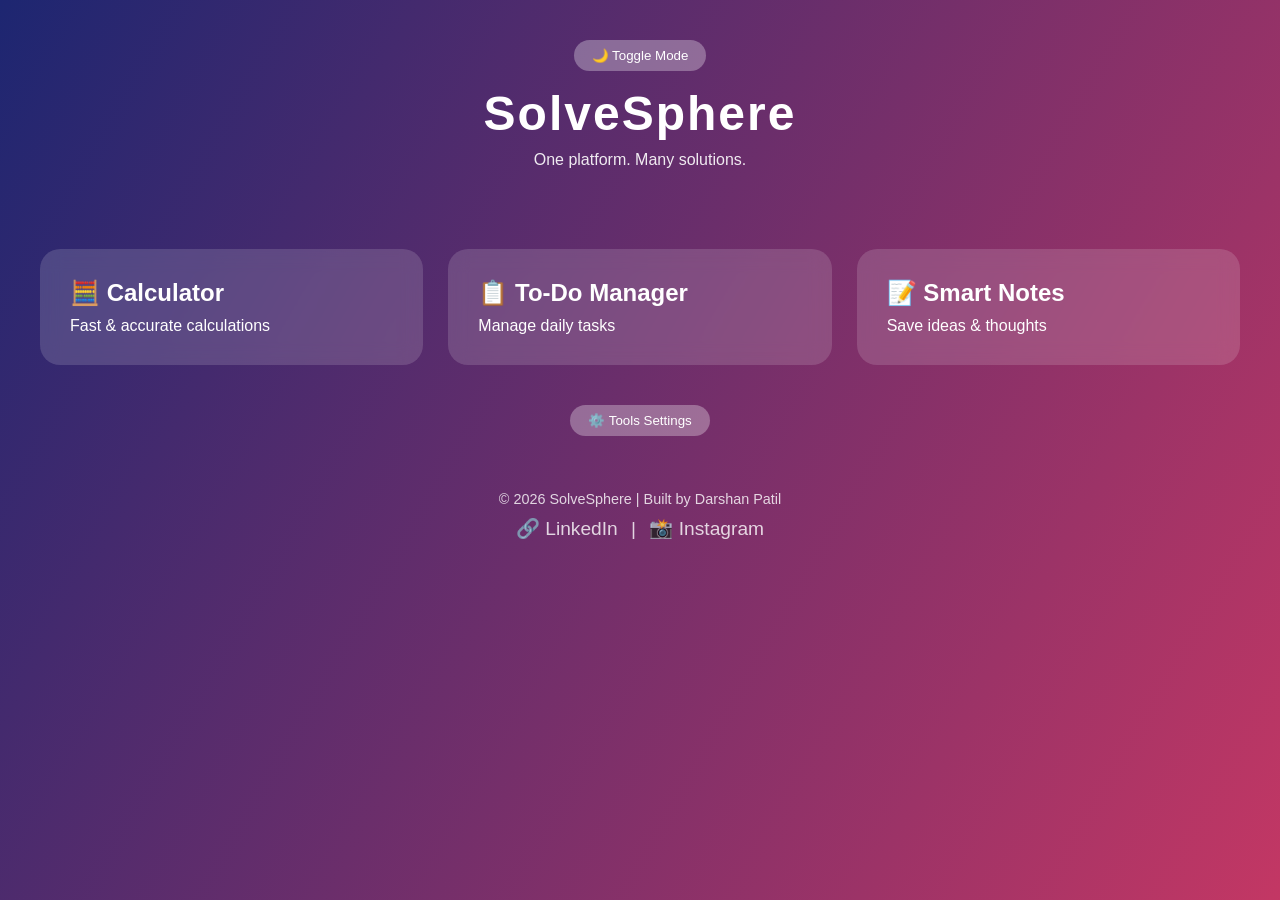
<file: index.html>
<!DOCTYPE html>
<html lang="en">
<head>
    <meta charset="UTF-8">
    <title>SolveSphere | Smart Problem Solver</title>
    <meta name="viewport" content="width=device-width, initial-scale=1.0">

    <!-- CSS -->
    <link rel="stylesheet" href="style.css">
</head>
<body>

<!-- ================= HEADER ================= -->
<header>
    <button onclick="toggleTheme()" class="theme-btn">🌙 Toggle Mode</button>
    <h1>SolveSphere</h1>
    <p>One platform. Many solutions.</p>
</header>

<!-- ================= MAIN DASHBOARD ================= -->
<section class="dashboard">

    <div class="card" onclick="openTool('calculator')">
        <h2>🧮 Calculator</h2>
        <p>Fast & accurate calculations</p>
    </div>

    <div class="card" onclick="openTool('todo')">
        <h2>📋 To-Do Manager</h2>
        <p>Manage daily tasks</p>
    </div>

    <div class="card" onclick="openTool('notes')">
        <h2>📝 Smart Notes</h2>
        <p>Save ideas & thoughts</p>
    </div>

</section>

<!-- ================= TOOLS SETTINGS BUTTON ================= -->
<div style="text-align:center; margin-bottom:20px;">
    <button onclick="toggleExtraTools()" class="theme-btn">
        ⚙️ Tools Settings
    </button>
</div>

<!-- ================= EXTRA TOOLS (HIDDEN) ================= -->
<section class="more-tools" id="extraTools">

    <div class="card" onclick="openTool('converter')">
        <h2>🔄 Unit Converter</h2>
        <p>Convert units easily</p>
    </div>

    <div class="card" onclick="openTool('timer')">
        <h2>⏱ Timer</h2>
        <p>Simple countdown timer</p>
    </div>

</section>

<!-- ================= FOOTER ================= -->

<footer>
    <p>© 2026 SolveSphere | Built by Darshan Patil</p>
    <div class="social-links" style="margin-top:10px; font-size:1.2rem;">
        <a href="https://www.linkedin.com/in/darshan-patil-63b217274?utm_source=share&utm_campaign=share_via&utm_content=profile&utm_medium=android_app" target="_blank">🔗 LinkedIn</a> |
        <a href="https://www.instagram.com/_darshan.2301?igsh=MXE4azNpaTZhY2kz" target="_blank">📸 Instagram</a>
    </div>
</footer>

<!-- ================= JAVASCRIPT ================= -->
<script src="script.js"></script>

</body>
</html>
</file>
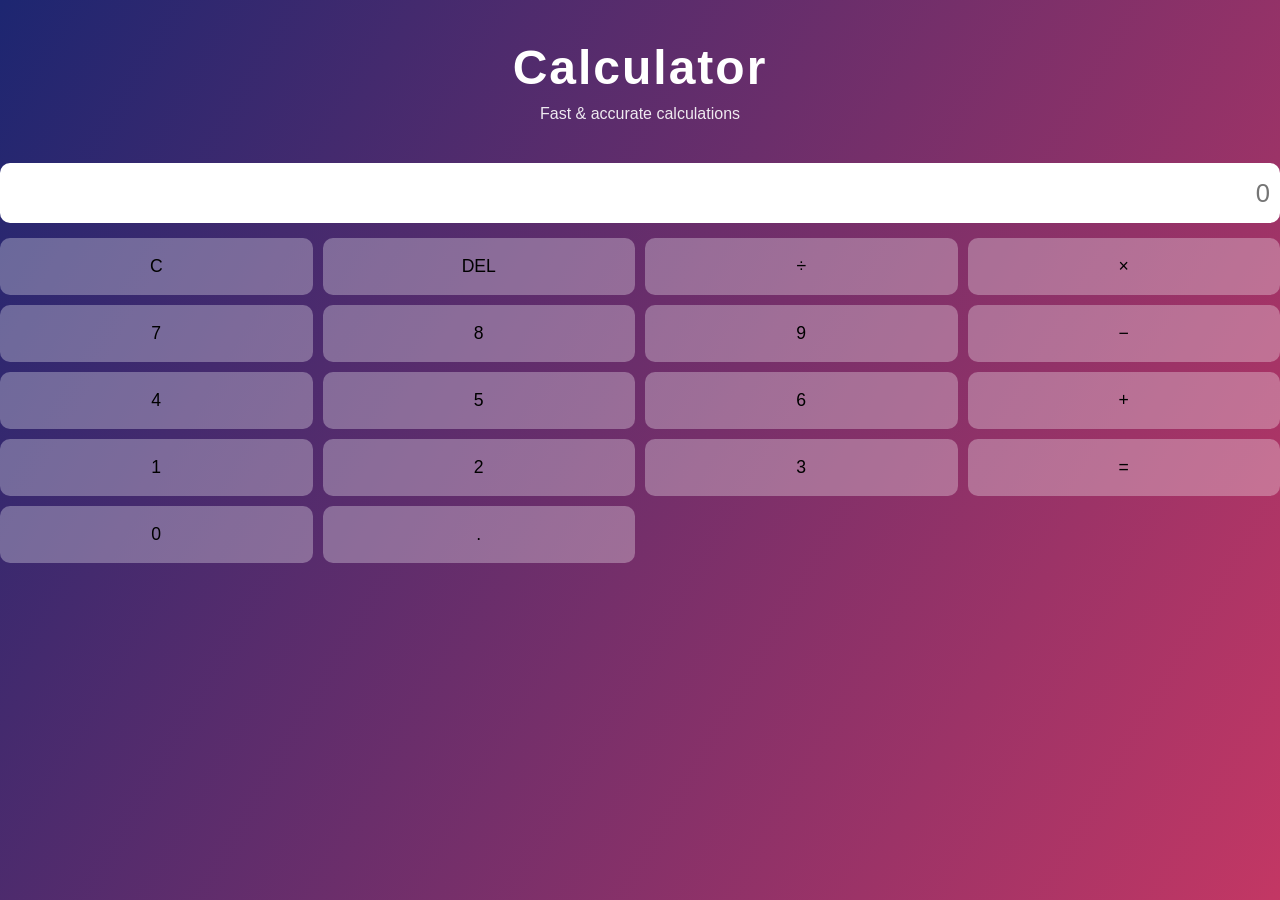
<file: calculator.html>
<!DOCTYPE html>
<html lang="en">
<head>
    <meta charset="UTF-8">
    <title>Calculator | SolveSphere</title>
    <link rel="stylesheet" href="../style.css">
</head>
<body>

<header>
    <h1>Calculator</h1>
    <p>Fast & accurate calculations</p>
</header>

<section class="calculator">

    <input type="text" id="display" placeholder="0" readonly>

    <div class="buttons">
        <button onclick="clearDisplay()">C</button>
        <button onclick="deleteLast()">DEL</button>
        <button onclick="appendValue('/')">÷</button>
        <button onclick="appendValue('*')">×</button>

        <button onclick="appendValue('7')">7</button>
        <button onclick="appendValue('8')">8</button>
        <button onclick="appendValue('9')">9</button>
        <button onclick="appendValue('-')">−</button>

        <button onclick="appendValue('4')">4</button>
        <button onclick="appendValue('5')">5</button>
        <button onclick="appendValue('6')">6</button>
        <button onclick="appendValue('+')">+</button>

        <button onclick="appendValue('1')">1</button>
        <button onclick="appendValue('2')">2</button>
        <button onclick="appendValue('3')">3</button>
        <button onclick="calculate()" class="equal">=</button>

        <button onclick="appendValue('0')" class="zero">0</button>
        <button onclick="appendValue('.')">.</button>
    </div>

</section>

<script src="../script.js"></script>
</body>
</html>
</file>
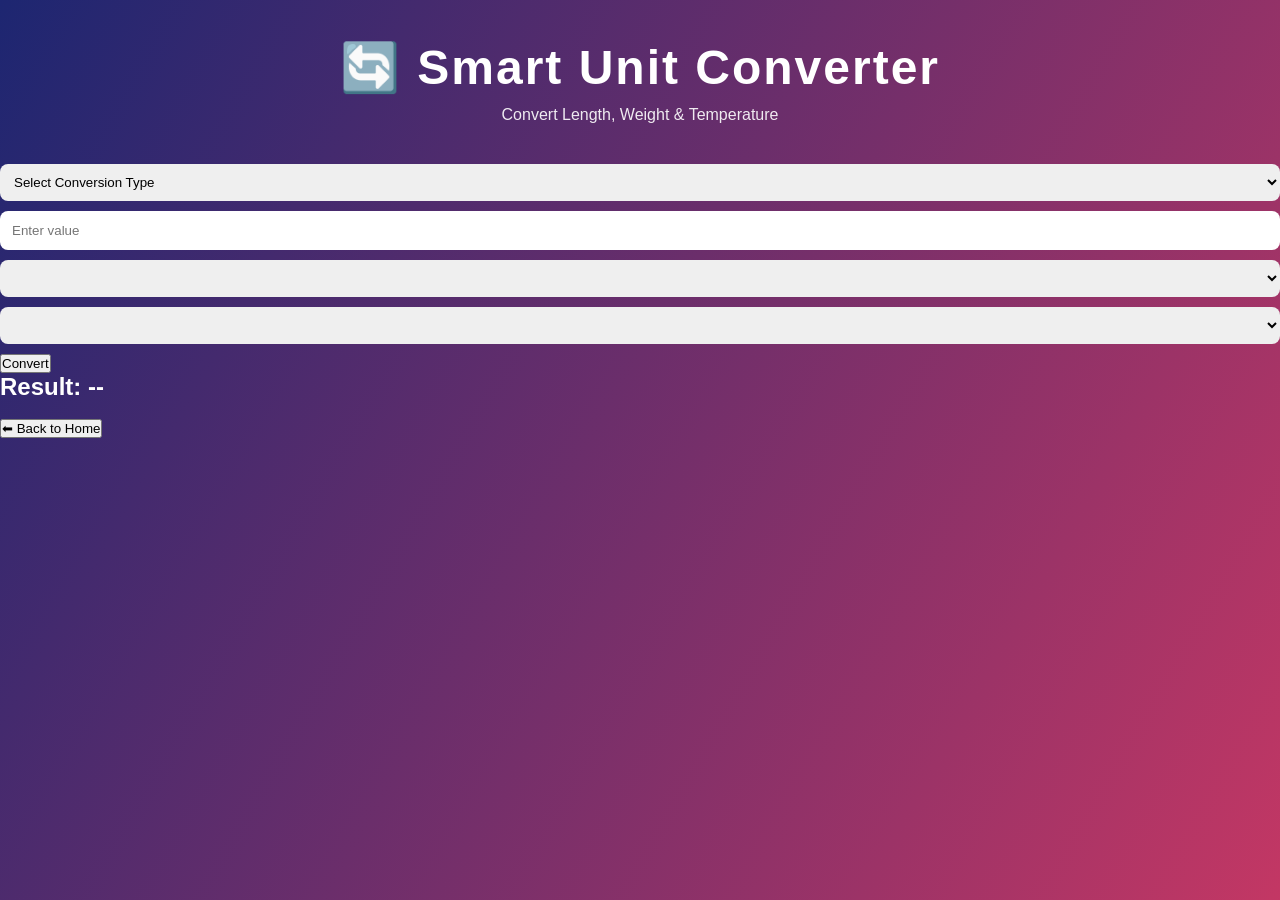
<file: converter.html>
<!DOCTYPE html>
<html lang="en">
<head>
    <meta charset="UTF-8">
    <title>Unit Converter | SolveSphere</title>
    <meta name="viewport" content="width=device-width, initial-scale=1.0">

    <!-- Main site CSS -->
    <link rel="stylesheet" href="../style.css">
</head>
<body>

<header>
    <h1>🔄 Smart Unit Converter</h1>
    <p>Convert Length, Weight & Temperature</p>
</header>

<div class="notes">

    <select id="type" onchange="resetConverter()">
        <option value="">Select Conversion Type</option>
        <option value="length">Length</option>
        <option value="weight">Weight</option>
        <option value="temp">Temperature</option>
    </select>

    <input type="number" id="inputValue" placeholder="Enter value">

    <select id="fromUnit"></select>
    <select id="toUnit"></select>

    <button onclick="convert()">Convert</button>

    <h2 id="result">Result: --</h2>

    <br>
    <button onclick="goHome()">⬅ Back to Home</button>
</div>

<script>
const units = {
    length: {
        meter: 1,
        kilometer: 1000,
        centimeter: 0.01,
        mile: 1609.34
    },
    weight: {
        gram: 1,
        kilogram: 1000,
        pound: 453.592
    }
};

document.getElementById("type").addEventListener("change", loadUnits);

function loadUnits() {
    const type = document.getElementById("type").value;
    const from = document.getElementById("fromUnit");
    const to = document.getElementById("toUnit");

    from.innerHTML = "";
    to.innerHTML = "";

    if (!type) return;

    if (type === "temp") {
        ["Celsius", "Fahrenheit", "Kelvin"].forEach(u => {
            from.add(new Option(u, u));
            to.add(new Option(u, u));
        });
        return;
    }

    for (let unit in units[type]) {
        from.add(new Option(unit, unit));
        to.add(new Option(unit, unit));
    }
}

function convert() {
    const type = document.getElementById("type").value;
    const value = parseFloat(document.getElementById("inputValue").value);
    const from = document.getElementById("fromUnit").value;
    const to = document.getElementById("toUnit").value;

    if (!type || isNaN(value)) {
        alert("Please fill all fields");
        return;
    }

    let result;

    if (type === "temp") {
        result = convertTemp(value, from, to);
    } else {
        result = value * units[type][from] / units[type][to];
    }

    document.getElementById("result").innerText =
        `Result: ${result.toFixed(3)}`;
}

function convertTemp(value, from, to) {
    if (from === to) return value;

    if (from === "Celsius") {
        if (to === "Fahrenheit") return value * 9/5 + 32;
        if (to === "Kelvin") return value + 273.15;
    }

    if (from === "Fahrenheit") {
        if (to === "Celsius") return (value - 32) * 5/9;
        if (to === "Kelvin") return (value - 32) * 5/9 + 273.15;
    }

    if (from === "Kelvin") {
        if (to === "Celsius") return value - 273.15;
        if (to === "Fahrenheit") return (value - 273.15) * 9/5 + 32;
    }
}

function resetConverter() {
    document.getElementById("result").innerText = "Result: --";
    document.getElementById("inputValue").value = "";
}

function goHome() {
    window.location.href = "../index.html";
}
</script>

</body>
</html>
</file>
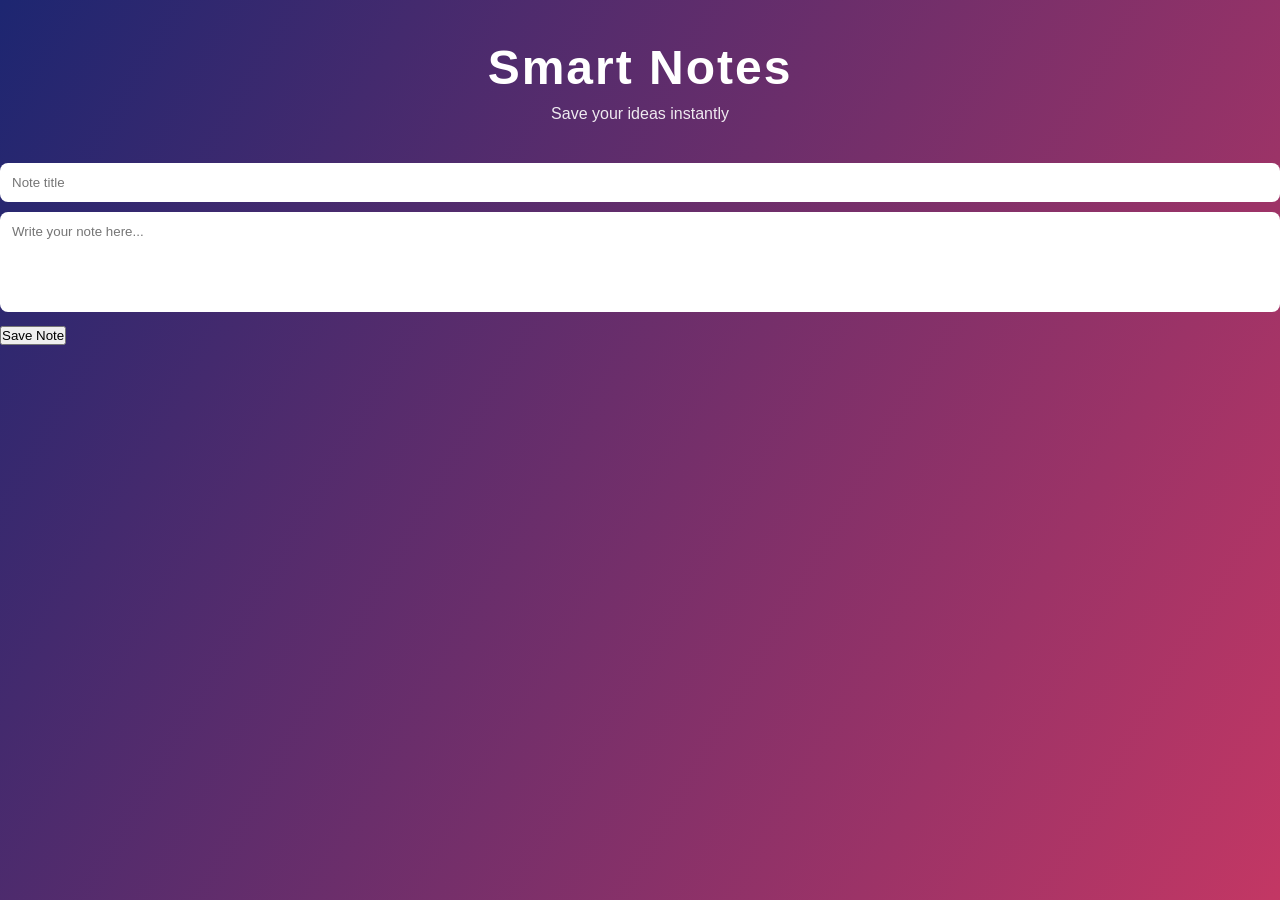
<file: notes.html>
<!DOCTYPE html>
<html lang="en">
<head>
    <meta charset="UTF-8">
    <title>Smart Notes | SolveSphere</title>
    <link rel="stylesheet" href="../style.css">
</head>
<body>

<header>
    <h1>Smart Notes</h1>
    <p>Save your ideas instantly</p>
</header>

<section class="notes">
    <input type="text" id="noteTitle" placeholder="Note title">
    <textarea id="noteText" placeholder="Write your note here..."></textarea>
    <button onclick="saveNote()">Save Note</button>

    <ul id="notesList"></ul>
</section>

<script src="../script.js"></script>
</body>
</html>
</file>
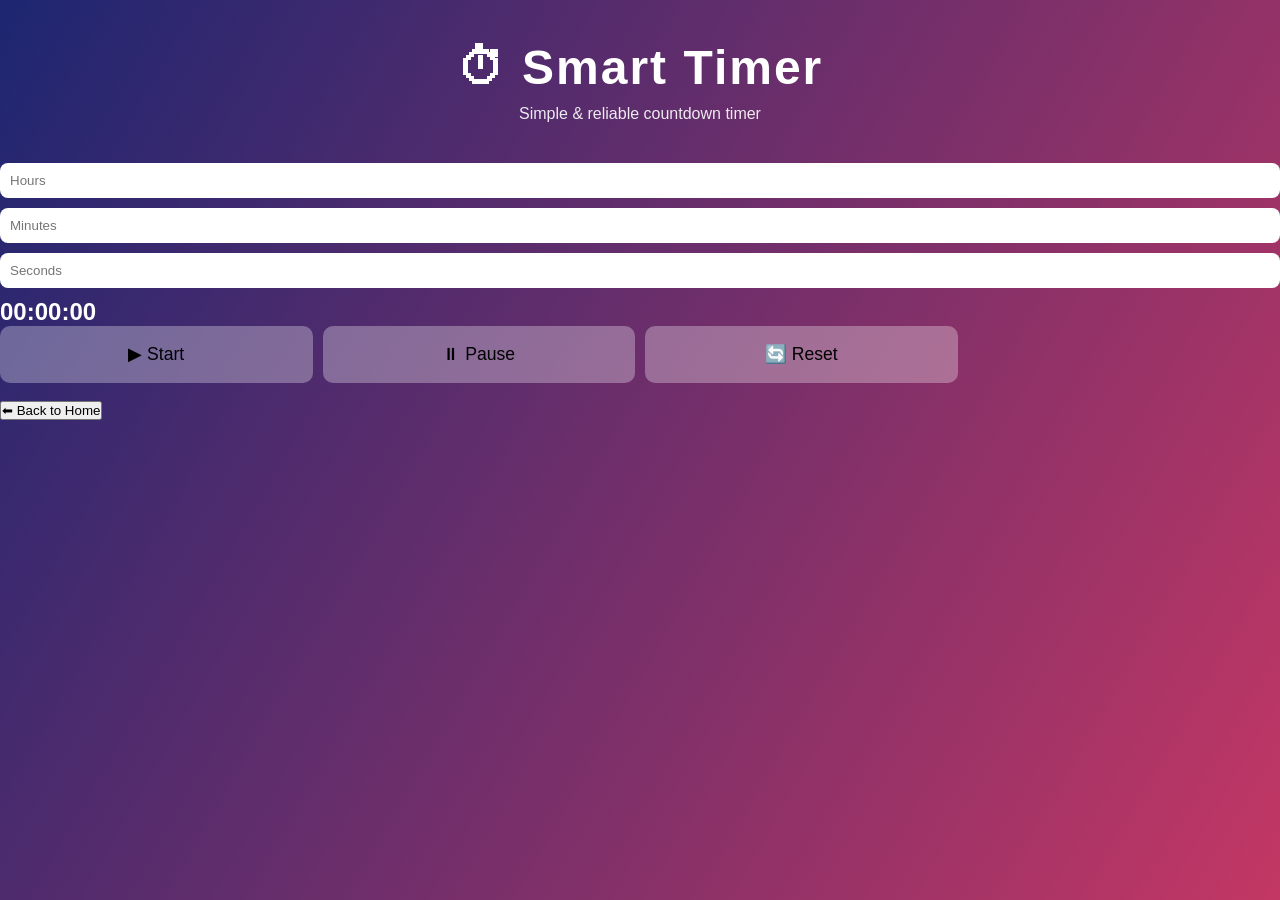
<file: timer.html>
<!DOCTYPE html>
<html lang="en">
<head>
    <meta charset="UTF-8">
    <title>Timer | SolveSphere</title>
    <meta name="viewport" content="width=device-width, initial-scale=1.0">

    <!-- Main site CSS -->
    <link rel="stylesheet" href="../style.css">
</head>
<body>

<header>
    <h1>⏱ Smart Timer</h1>
    <p>Simple & reliable countdown timer</p>
</header>

<div class="calculator">

    <input type="number" id="hours" placeholder="Hours" min="0">
    <input type="number" id="minutes" placeholder="Minutes" min="0" max="59">
    <input type="number" id="seconds" placeholder="Seconds" min="0" max="59">

    <h2 id="timeDisplay">00:00:00</h2>

    <div class="buttons">
        <button onclick="startTimer()">▶ Start</button>
        <button onclick="pauseTimer()">⏸ Pause</button>
        <button onclick="resetTimer()">🔄 Reset</button>
    </div>

    <br>
    <button onclick="goHome()">⬅ Back to Home</button>
</div>

<script>
let totalSeconds = 0;
let timer = null;

function startTimer() {
    if (timer) return;

    if (totalSeconds === 0) {
        const h = parseInt(document.getElementById("hours").value) || 0;
        const m = parseInt(document.getElementById("minutes").value) || 0;
        const s = parseInt(document.getElementById("seconds").value) || 0;
        totalSeconds = h * 3600 + m * 60 + s;
    }

    if (totalSeconds <= 0) {
        alert("Please enter time first");
        return;
    }

    timer = setInterval(() => {
        totalSeconds--;
        updateDisplay();

        if (totalSeconds <= 0) {
            clearInterval(timer);
            timer = null;
            alert("⏰ Time's up!");
        }
    }, 1000);
}

function pauseTimer() {
    clearInterval(timer);
    timer = null;
}

function resetTimer() {
    pauseTimer();
    totalSeconds = 0;
    updateDisplay();
    document.getElementById("hours").value = "";
    document.getElementById("minutes").value = "";
    document.getElementById("seconds").value = "";
}

function updateDisplay() {
    let h = Math.floor(totalSeconds / 3600);
    let m = Math.floor((totalSeconds % 3600) / 60);
    let s = totalSeconds % 60;

    document.getElementById("timeDisplay").innerText =
        String(h).padStart(2, "0") + ":" +
        String(m).padStart(2, "0") + ":" +
        String(s).padStart(2, "0");
}

function goHome() {
    window.location.href = "../index.html";
}
</script>

</body>
</html>
</file>
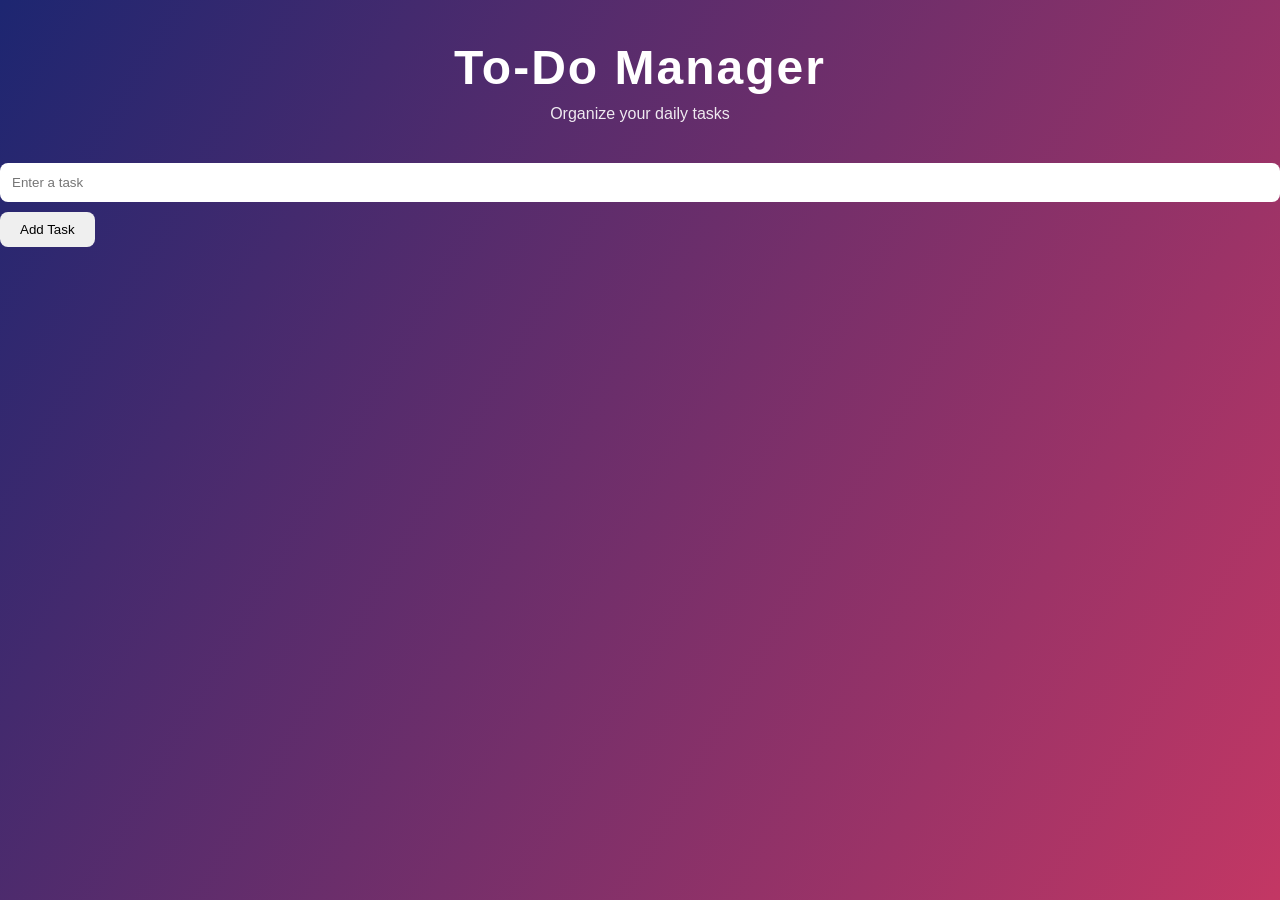
<file: todo.html>
<!DOCTYPE html>
<html lang="en">
<head>
    <meta charset="UTF-8">
    <title>To-Do Manager | SolveSphere</title>
    <link rel="stylesheet" href="../style.css">
</head>
<body>

<header>
    <h1>To-Do Manager</h1>
    <p>Organize your daily tasks</p>
</header>

<section class="todo">
    <input type="text" id="taskInput" placeholder="Enter a task">
    <button onclick="addTask()">Add Task</button>

    <ul id="taskList"></ul>
</section>

<script src="../script.js"></script>
</body>
</html>
</file>
<file: style.css>
/* ===============================
   GLOBAL RESET
================================ */
* {
    margin: 0;
    padding: 0;
    box-sizing: border-box;
    font-family: "Segoe UI", sans-serif;
}

body {
    background: linear-gradient(120deg, #1d2671, #c33764);
    min-height: 100vh;
    color: #fff;
    transition: background 0.3s, color 0.3s;
}

/* ===============================
   HEADER
================================ */
header {
    text-align: center;
    padding: 40px 20px;
}

header h1 {
    font-size: 3rem;
    letter-spacing: 2px;
}

header p {
    margin-top: 10px;
    opacity: 0.9;
}

.theme-btn {
    padding: 8px 18px;
    border-radius: 20px;
    border: none;
    cursor: pointer;
    margin-bottom: 15px;
    background: rgba(255,255,255,0.3);
    color: #fff;
}

/* ===============================
   DASHBOARD
================================ */
.dashboard {
    display: grid;
    grid-template-columns: repeat(auto-fit, minmax(250px, 1fr));
    gap: 25px;
    padding: 40px;
}

.card {
    background: rgba(255,255,255,0.15);
    padding: 30px;
    border-radius: 20px;
    cursor: pointer;
    backdrop-filter: blur(10px);
    transition: all 0.3s ease-in-out;
}

.card h2 {
    margin-bottom: 10px;
}

.card:hover {
    transform: translateY(-10px) scale(1.05);
    background: rgba(255,255,255,0.25);
    box-shadow: 0 10px 25px rgba(0,0,0,0.3);
}

.coming {
    opacity: 0.6;
    cursor: not-allowed;
}

/* ===============================
   TOOLS SETTINGS (HIDDEN)
================================ */
.more-tools {
    display: none;
    padding: 40px;
    grid-template-columns: repeat(auto-fit, minmax(250px, 1fr));
    gap: 25px;
}

.more-tools.show {
    display: grid;
}

/* ===============================
   TOOL PAGES COMMON
================================ */
.tool-container {
    max-width: 450px;
    margin: 40px auto;
    padding: 25px;
    background: rgba(255,255,255,0.2);
    border-radius: 20px;
    backdrop-filter: blur(12px);
    text-align: center;
}

.tool-container h2 {
    margin-bottom: 15px;
}

/* ===============================
   CALCULATOR
================================ */
#display {
    width: 100%;
    height: 60px;
    font-size: 1.6rem;
    text-align: right;
    margin-bottom: 15px;
    padding: 10px;
    border-radius: 10px;
    border: none;
}

.buttons {
    display: grid;
    grid-template-columns: repeat(4, 1fr);
    gap: 10px;
}

.buttons button {
    padding: 18px;
    font-size: 1.1rem;
    border-radius: 10px;
    border: none;
    cursor: pointer;
    background: rgba(255,255,255,0.3);
}

.buttons button:hover {
    background: rgba(255,255,255,0.5);
}

/* ===============================
   TODO
================================ */
.todo input {
    width: 100%;
    padding: 12px;
    margin-bottom: 10px;
    border-radius: 8px;
    border: none;
}

.todo button {
    padding: 10px 20px;
    border-radius: 8px;
    border: none;
    cursor: pointer;
}

#taskList {
    list-style: none;
    margin-top: 20px;
}

#taskList li {
    background: rgba(255,255,255,0.3);
    padding: 10px;
    margin-bottom: 8px;
    border-radius: 6px;
    display: flex;
    justify-content: space-between;
}

/* ===============================
   NOTES
================================ */
.notes input,
.notes textarea {
    width: 100%;
    padding: 12px;
    margin-bottom: 10px;
    border-radius: 8px;
    border: none;
}

.notes textarea {
    min-height: 100px;
    resize: none;
}

#notesList {
    list-style: none;
    margin-top: 20px;
}

#notesList li {
    background: rgba(255,255,255,0.3);
    padding: 12px;
    margin-bottom: 10px;
    border-radius: 8px;
}

/* ===============================
   CONVERTER / TIMER
================================ */
select, input {
    width: 100%;
    padding: 10px;
    margin-bottom: 10px;
    border-radius: 8px;
    border: none;
}

/* ===============================
   BUTTON EFFECTS
================================ */
button {
    transition: all 0.2s ease;
}

button:hover {
    transform: scale(1.05);
    background: rgba(255,255,255,0.4);
}

/* ===============================
   LIGHT MODE
================================ */
.light {
    background: #f4f6f8;
    color: #222;
}

.light .card,
.light .tool-container {
    background: rgba(0,0,0,0.1);
}

.light button {
    background: rgba(0,0,0,0.15);
    color: #222;
}

/* ===============================
   FOOTER
================================ */
footer {
    text-align: center;
    padding: 20px;
    font-size: 0.9rem;
    opacity: 0.8;
}

/* ===============================
   MOBILE
================================ */
@media (max-width: 600px) {
    header h1 {
        font-size: 2rem;
    }

    .dashboard,
    .more-tools {
        grid-template-columns: 1fr;
        padding: 20px;
    }

    .tool-container {
        width: 90%;
    }
}

.social-links a {
    color: #fff;
    text-decoration: none;
    margin: 0 8px;
    transition: 0.3s;
}

.social-links a:hover {
    color: #ffdd59; /* highlight on hover */
    transform: scale(1.1);
}
</file>
